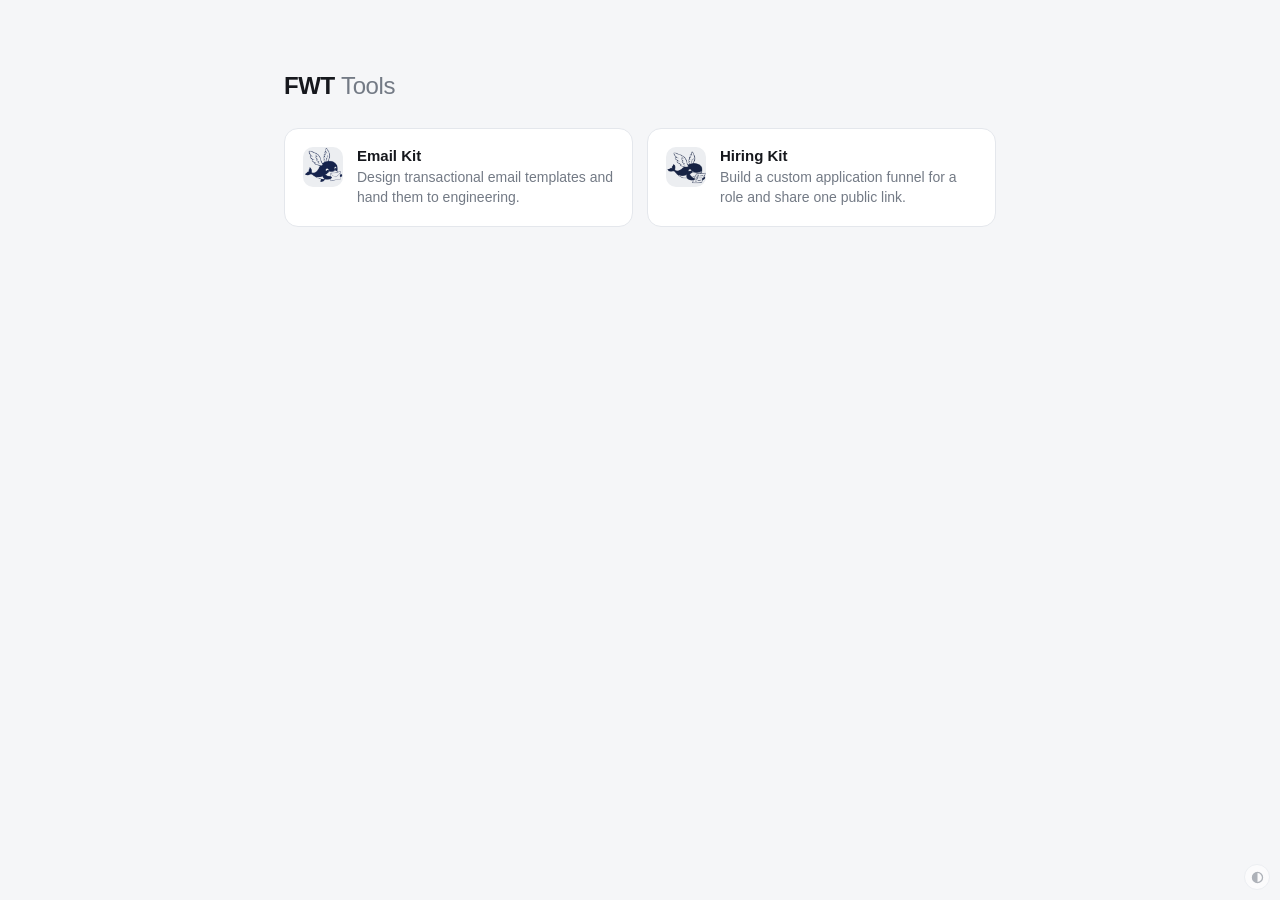
<file: index.html>
<!DOCTYPE html>
<html lang="en">
<head>
<meta charset="utf-8">
<meta name="viewport" content="width=device-width, initial-scale=1">
<title>FWT Tools</title>
<link rel="icon" type="image/svg+xml" href="public/logo.svg">
<link rel="stylesheet" href="shared/tokens.css">
<script src="shared/theme.js"></script>
<style>
    * { box-sizing: border-box; }
    body {
        margin: 0; min-height: 100vh; font-family: var(--sans); font-size: 14px;
        background: var(--bg); color: var(--ink);
    }
    main { max-width: 760px; margin: 0 auto; padding: 72px 24px; }
    h1 { margin: 0 0 28px; font-size: 24px; letter-spacing: -0.4px; }
    h1 span { color: var(--muted); font-weight: 400; }
    .sub { margin: 0 0 32px; color: var(--muted); }
    .tiles { display: grid; grid-template-columns: repeat(auto-fill, minmax(280px, 1fr)); gap: 14px; }
    .tile {
        display: flex; gap: 14px; align-items: flex-start; padding: 18px;
        background: var(--panel); border: 1px solid var(--line); border-radius: 14px;
        color: inherit; text-decoration: none;
    }
    a.tile:hover, a.tile:focus-visible { border-color: var(--accent); outline: none; }
    .tile.soon { opacity: .6; }
    .mark {
        width: 40px; height: 40px; flex-shrink: 0; border-radius: 10px;
        object-fit: contain; display: flex; align-items: center; justify-content: center;
        background: var(--accent-soft); font-weight: 700; font-size: 17px; color: var(--ink);
    }
    .tile b { display: block; font-size: 15px; margin-bottom: 3px; }
    .tile p { margin: 0; color: var(--muted); line-height: 1.45; }
    .badge {
        display: inline-block; margin-left: 6px; padding: 0 7px; border-radius: 100px;
        font-size: 10px; font-weight: 700; letter-spacing: .5px; text-transform: uppercase;
        line-height: 16px; color: var(--muted); border: 1px solid var(--line);
        vertical-align: 1px;
    }
</style>
</head>
<body>
<main>
    <h1>FWT <span>Tools</span></h1>
    <div class="tiles" id="tiles"></div>
    <noscript><p><a href="apps/email/">Open the Email Kit</a></p></noscript>
</main>

<script src="shared/apps.js"></script>
<script>
    /* Before this was a launcher the root was the email composer, so a bookmark
     * like /#/t/<id> may still be out there. Anything carrying a route goes
     * straight to the email tool with the hash intact. */
    if (/^#\//.test(location.hash)) {
        location.replace('apps/email/' + location.hash);
    }

    function esc(s) {
        return String(s).replace(/&/g, '&amp;').replace(/</g, '&lt;')
            .replace(/>/g, '&gt;').replace(/"/g, '&quot;').replace(/'/g, '&#39;');
    }

    document.getElementById('tiles').innerHTML = APPS.map(function (app) {
        var mark = app.icon
            ? '<img class="mark" src="' + esc(app.icon) + '" alt="" width="40" height="40">'
            : '<span class="mark" aria-hidden="true">' + esc(app.name.charAt(0)) + '</span>';
        var body = '<div><b>' + esc(app.name) +
            (app.soon ? '<span class="badge">Soon</span>' : '') + '</b>' +
            '<p>' + esc(app.desc) + '</p></div>';
        return app.soon
            ? '<div class="tile soon" aria-disabled="true">' + mark + body + '</div>'
            : '<a class="tile" href="' + esc(app.href) + '">' + mark + body + '</a>';
    }).join('');
</script>
</body>
</html>
</file>
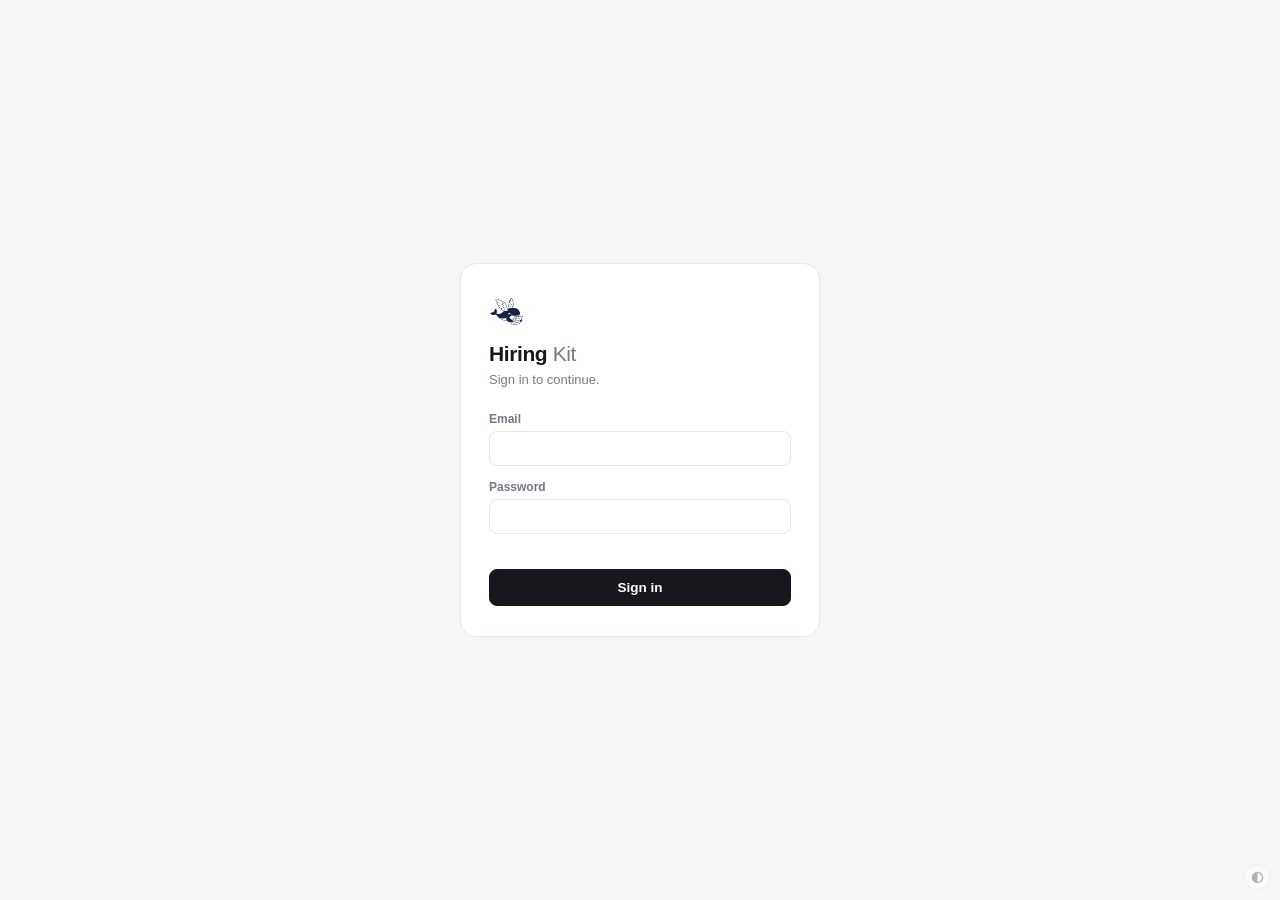
<file: apps/hiring/index.html>
<!DOCTYPE html>
<html lang="en">
<head>
<meta charset="utf-8">
<meta name="viewport" content="width=device-width, initial-scale=1">
<title>Hiring Kit</title>
<link rel="icon" type="image/png" href="../../public/icon_hiring.png">
<link rel="apple-touch-icon" href="../../public/icon_hiring.png">
<link rel="stylesheet" href="../../shared/tokens.css">
<link rel="stylesheet" href="../../shared/ui.css">
<script src="../../shared/theme.js"></script>
<style>
    body { overflow: hidden; }

    /* ---------------------------------------------------------- shared bits */
    .field { display: grid; gap: 6px; min-width: 0; }
    .field > label {
        display: flex; align-items: center; font-size: 12.5px; font-weight: 600; color: var(--muted);
    }
    .field > label .opt { font-weight: 400; margin-left: 5px; }
    .field input:not([type="checkbox"]), .field select { width: 100%; }
    .two { display: grid; grid-template-columns: 1fr 1fr; gap: 14px; }
    button.ghost { border-color: transparent; background: none; color: var(--muted); }
    button.ghost:hover { background: var(--accent-soft); color: var(--accent); border-color: transparent; }
    button.danger { border-color: transparent; background: none; color: #b91c1c; }
    button.danger:hover { background: #fdf1f1; color: #b91c1c; border-color: transparent; }
    .head-actions { display: flex; align-items: center; gap: 8px; }

    /* ----------------------------------------------------------- roles list */
    .count b { font-weight: 600; }
    .count span { color: var(--muted); }
    td.rowacts { white-space: nowrap; text-align: right; }

    /* ----------------------------------------------------------- role editor */
    .editor { max-width: 720px; margin: 0 auto; display: grid; gap: 28px; }
    .card {
        background: var(--panel); border: 1px solid var(--line); border-radius: 14px;
        padding: 22px; display: grid; gap: 16px;
    }
    input.title { font-size: 17px; font-weight: 600; padding: 10px 12px; }
    .bad { border-color: #b91c1c !important; }

    .sectionhead { display: flex; align-items: center; gap: 4px; margin-bottom: 12px; }
    .sectionhead h2 { margin: 0; font-size: 16px; letter-spacing: -0.2px; }
    .sectionhead .tip { margin-left: 8px; }

    .steps { display: grid; gap: 10px; }
    .stepcard { background: var(--panel); border: 1px solid var(--line); border-radius: 14px; }
    .stephead { display: flex; align-items: center; gap: 12px; padding: 12px 14px; cursor: pointer; border-radius: 14px; }
    .stephead .grip { margin: -4px -6px -4px -6px; }
    .stephead:hover { background: var(--accent-soft); }
    .stepcard.open .stephead { cursor: default; border-bottom-left-radius: 0; border-bottom-right-radius: 0; }
    .stepcard.open .stephead:hover { background: none; }
    .num {
        width: 26px; height: 26px; flex-shrink: 0; border-radius: 50%;
        background: var(--accent-soft); color: var(--ink);
        display: flex; align-items: center; justify-content: center; font-size: 12px; font-weight: 700;
    }
    .stepcard.open .num { background: var(--accent); color: var(--on-accent); }
    .stephead .name { flex: 1; min-width: 0; font-weight: 600; font-size: 14.5px; overflow: hidden; text-overflow: ellipsis; white-space: nowrap; }
    .stephead .name.empty { color: var(--muted); font-weight: 400; }
    .stephead input { flex: 1; min-width: 0; font-weight: 600; }
    .tools { display: flex; align-items: center; flex-shrink: 0; }
    .chev { color: var(--muted); transition: transform .15s; line-height: 0; }
    .chev svg { width: 15px; height: 15px; fill: none; stroke: currentColor; stroke-width: 1.6; stroke-linecap: round; stroke-linejoin: round; }
    .stepcard.open .chev { transform: rotate(180deg); }
    .stepbody { padding: 16px 16px 18px; display: grid; gap: 16px; border-top: 1px solid var(--line); }

    /* The step's settings, as an iOS-style group: one row per setting, a switch on
       the right, and what the switch reveals underneath. No overflow:hidden, or
       the tooltips would be clipped. */
    .settings { border: 1px solid var(--line); border-radius: 12px; }
    .srow + .srow { border-top: 1px solid var(--line); }
    .shead {
        display: flex; align-items: center; gap: 2px; padding: 11px 14px; cursor: pointer;
        font-size: 13.5px; font-weight: 600; user-select: none;
    }
    .sbody { padding: 0 14px 14px; display: grid; gap: 10px; justify-items: start; }
    .timebox { display: flex; align-items: center; gap: 8px; }
    .timebox input { width: 92px !important; }
    .sbody .field.intro { width: 100%; }
    video.brief { width: 100%; max-width: 360px; border-radius: 10px; background: #000; display: block; }

    .qhead { display: flex; align-items: center; gap: 4px; }
    .qhead h3 { margin: 0; font-size: 12.5px; font-weight: 600; color: var(--muted); }
    .qlist { display: grid; }
    .q { display: grid; gap: 8px; padding: 10px 0; border-top: 1px solid var(--line); background: var(--panel); }
    .q:first-child { border-top: 0; padding-top: 4px; }
    /* Lifted while dragging: it needs a face of its own over the rows it crosses. */
    .q.sort-lift { border-radius: 10px; border-top-color: transparent; padding-left: 8px; padding-right: 8px; margin: 0 -8px; }
    .qtop { display: flex; align-items: center; gap: 8px; }
    .qtop .grip { margin-left: -6px; }
    .addq {
        width: 100%; margin-top: 8px; text-align: left; padding: 9px 12px; border-radius: 10px;
        border: 1px dashed var(--line); background: none; color: var(--muted); font-size: 13px;
    }
    .addq:hover { border-style: solid; border-color: var(--accent); color: var(--ink); }
    .qtop input[type="text"] { flex: 1; min-width: 0; }
    .qtop select { width: 150px; flex-shrink: 0; }
    .req { display: flex; align-items: center; gap: 6px; font-size: 12.5px; color: var(--muted); white-space: nowrap; cursor: pointer; }
    .q textarea { font-size: 13px; }
    .q .hintrow { padding-right: 4px; }

    /* ------------------------------------------------------- applicant dialog */
    dialog.big { width: 900px; max-width: 94vw; }
    .dgrid { display: grid; grid-template-columns: 1fr 280px; max-height: 68vh; }
    .dmain { overflow-y: auto; padding: 20px 22px; display: grid; gap: 22px; align-content: start; }
    .dside {
        overflow-y: auto; padding: 20px; display: grid; gap: 16px; align-content: start;
        background: var(--bg); border-left: 1px solid var(--line);
    }
    .dfoot { display: flex; align-items: center; justify-content: space-between; padding: 12px 16px; border-top: 1px solid var(--line); }
    .ans { display: grid; gap: 14px; }
    .ans h4 { margin: 0; font-size: 13px; display: flex; align-items: center; gap: 8px; }
    .ans h4 .n { color: var(--muted); font-weight: 600; }
    .qa .q-l { font-size: 12px; font-weight: 600; color: var(--muted); margin-bottom: 4px; }
    .qa .q-a p { margin: 0 0 8px; line-height: 1.55; font-size: 14px; }
    .qa .q-a p:last-child { margin-bottom: 0; }
    .none { color: var(--muted); font-size: 13.5px; }
    .filebtn {
        display: inline-flex; align-items: center; gap: 8px; padding: 6px 11px; border-radius: 9px;
        border: 1px solid var(--line); background: var(--panel); font-size: 13px; color: var(--ink);
    }
    .filebtn svg { width: 14px; height: 14px; fill: none; stroke: currentColor; stroke-width: 1.5; stroke-linecap: round; stroke-linejoin: round; }
    .filebtn small { color: var(--muted); font-size: 12px; }
    video.answervid { width: 100%; max-width: 480px; border-radius: 10px; background: #000; display: block; }
    .timer-row { display: flex; align-items: center; justify-content: space-between; gap: 8px; }
    .timer-row .tt { min-width: 0; font-size: 13px; font-weight: 600; }
    .timers { display: grid; gap: 10px; }
    .timers > .lbl { font-size: 12.5px; font-weight: 600; color: var(--muted); display: flex; align-items: center; }
    button.sm { padding: 4px 9px; font-size: 12px; }

    .filters { display: flex; margin: 0 0 16px; overflow-x: auto; }

    /* ------------------------------------------------------------- role tabs */
    /* The screens of one role, under its app bar: the funnel, finding people,
       swiping, contacting them, and the people who applied. */
    .roletabs {
        display: flex; gap: 2px; padding: 0 22px; background: var(--panel);
        border-bottom: 1px solid var(--line); flex-shrink: 0; overflow-x: auto;
    }
    .roletabs button {
        border: 0; border-radius: 0; background: none; padding: 10px 12px 9px; font-size: 13px;
        color: var(--muted); border-bottom: 2px solid transparent; white-space: nowrap;
    }
    .roletabs button:hover { color: var(--ink); border-color: transparent; border-bottom-color: var(--line); }
    .roletabs button.on { color: var(--ink); font-weight: 600; border-bottom-color: var(--ink); }
    .roletabs .ct { margin-left: 6px; font-size: 11.5px; color: var(--muted); font-variant-numeric: tabular-nums; }

    /* ------------------------------------------------------------- sourcing */
    .card > h2 { margin: 0; font-size: 15px; letter-spacing: -0.2px; display: flex; align-items: center; gap: 8px; }
    .card > h2 .spacer { flex: 1; }
    .card .lead { margin: -8px 0 0; font-size: 13px; color: var(--muted); line-height: 1.55; }
    .switchrow { display: flex; align-items: center; gap: 12px; }
    .switchrow .t b { display: block; font-size: 14px; }
    .switchrow .t small { display: block; font-size: 12.5px; color: var(--muted); margin-top: 2px; }
    .note {
        font-size: 12.5px; line-height: 1.5; color: var(--muted); padding: 9px 12px;
        border-radius: 9px; background: var(--bg);
    }
    .note.warn { color: var(--approved); background: var(--approved-soft); }
    .rows { display: grid; gap: 8px; }
    .rowline { display: flex; align-items: center; gap: 8px; }
    .rowline input[type="text"], .rowline input[type="url"] { flex: 1; min-width: 0; }
    .rowline input[type="number"] { width: 74px; flex-shrink: 0; }
    .rowline select { width: 110px; flex-shrink: 0; }
    .rowline .pct { font-size: 12.5px; color: var(--muted); margin-left: -4px; }
    .crit { display: grid; gap: 6px; padding: 10px 0; border-top: 1px solid var(--line); }
    .crit:first-child { border-top: 0; padding-top: 0; }
    .crit .hint { font-size: 12.5px; }
    .total { font-size: 12.5px; color: var(--muted); }
    .total.bad { color: #b91c1c; border: 0 !important; }
    .checks { display: grid; gap: 8px; }
    .checks label { display: flex; align-items: center; gap: 8px; font-size: 13.5px; cursor: pointer; }
    .estimate { font-size: 13px; color: var(--muted); }
    .estimate b { color: var(--ink); font-weight: 600; }

    /* ----------------------------------------------------------- swipe card */
    /* One card on a stack, made for a phone first: the work, who they are, how
       they match, and two ways out. Everything else is in a sheet. */
    .swipebody { display: flex; flex-direction: column; align-items: center; padding: 18px 16px 48px; }
    .deckbar, .deck, .swipeacts, .whystrip { width: 100%; max-width: 400px; }
    .deckbar { display: flex; align-items: center; gap: 8px; margin-bottom: 12px; min-height: 30px; }
    .deckbar .count { font-size: 13px; color: var(--muted); }
    .deckbar .count b { color: var(--ink); font-size: 15px; font-variant-numeric: tabular-nums; }
    .deck { position: relative; }
    /* The edge of the next card, peeking out underneath. */
    .deck:has(.pcard)::before {
        content: ''; position: absolute; left: 14px; right: 14px; bottom: -8px; height: 40px;
        border-radius: 20px; background: var(--panel); border: 1px solid var(--line); opacity: .7;
    }
    .pcard {
        position: relative; z-index: 1; background: var(--panel); border: 1px solid var(--line); border-radius: 20px;
        overflow: hidden; touch-action: pan-y; user-select: none; -webkit-user-select: none; cursor: grab;
        box-shadow: 0 8px 28px rgba(0, 0, 0, .07);
    }
    .pcard.drag { cursor: grabbing; }
    .pcard.settle { transition: transform .25s cubic-bezier(.2, .8, .2, 1); }
    .pcard.fly { transition: transform .26s ease-in, opacity .26s ease-in; }
    .hero { position: relative; aspect-ratio: 4 / 3; background: var(--bg); }
    .hero > img { width: 100%; height: 100%; object-fit: cover; object-position: top; display: block; pointer-events: none; }
    .hero .noshot { height: 100%; display: flex; align-items: center; justify-content: center; font-size: 44px; font-weight: 600; color: var(--muted); }
    .dots { position: absolute; top: 9px; left: 12px; right: 12px; display: flex; gap: 4px; }
    .dots span { flex: 1; height: 3px; border-radius: 2px; background: rgba(255, 255, 255, .55); box-shadow: 0 0 2px rgba(0, 0, 0, .25); }
    .dots span.on { background: #fff; }
    .stamp {
        position: absolute; top: 24px; padding: 4px 12px; border: 3px solid; border-radius: 10px; background: var(--panel);
        font-size: 19px; font-weight: 800; letter-spacing: .5px; text-transform: uppercase; opacity: 0; pointer-events: none;
    }
    .stamp.yes { left: 18px; color: var(--live); border-color: var(--live); transform: rotate(-12deg); }
    .stamp.no { right: 18px; color: #b91c1c; border-color: #b91c1c; transform: rotate(12deg); }
    .pbody { padding: 16px 18px 18px; display: grid; gap: 14px; }
    .phead { display: flex; align-items: center; gap: 12px; }
    .avatar {
        width: 44px; height: 44px; border-radius: 50%; flex-shrink: 0; object-fit: cover;
        background: var(--accent-soft); color: var(--ink); display: flex; align-items: center; justify-content: center;
        font-size: 15px; font-weight: 600;
    }
    .avatar.big { width: 112px; height: 112px; }
    .phead .who { flex: 1; min-width: 0; }
    .phead .who b { display: block; font-size: 18px; letter-spacing: -0.3px; }
    .phead .who span { display: block; font-size: 13px; color: var(--muted); margin-top: 1px; }
    .match { text-align: center; flex-shrink: 0; }
    .match b { display: block; font-size: 24px; font-weight: 700; letter-spacing: -0.5px; font-variant-numeric: tabular-nums; }
    .match small { font-size: 11px; color: var(--muted); }
    .match.hi b { color: var(--live); }
    .match.lo b { color: var(--approved); }
    .summary {
        margin: 0; font-size: 14px; line-height: 1.55; display: -webkit-box; -webkit-line-clamp: 3;
        -webkit-box-orient: vertical; overflow: hidden;
    }
    .minibars {
        display: grid; gap: 7px; width: 100%; padding: 10px 12px; border: 0; border-radius: 12px;
        background: var(--bg); text-align: left; cursor: pointer;
    }
    .minibars:hover { border: 0; background: var(--accent-soft); color: var(--ink); }
    .minibar { display: grid; grid-template-columns: minmax(0, 1fr) 76px; align-items: center; gap: 10px; font-size: 12.5px; color: var(--muted); }
    .minibar > span:first-child { overflow: hidden; text-overflow: ellipsis; white-space: nowrap; }
    .track { height: 6px; border-radius: 4px; background: var(--accent-soft); overflow: hidden; display: block; }
    .minibars .track { background: var(--line); }
    .fill { height: 100%; border-radius: 4px; background: var(--ink); display: block; }
    .fill.hi { background: var(--live); }
    .fill.lo { background: var(--approved); }
    .pbtns { display: flex; gap: 8px; }
    .pbtns a, .pbtns button {
        flex: 1; text-align: center; padding: 10px; border-radius: 10px; font-size: 14px; font-weight: 600;
        text-decoration: none; border: 1px solid var(--line); background: var(--panel); color: var(--ink);
    }
    .pbtns .main { border-color: var(--accent); }
    .pbtns a:hover, .pbtns button:hover { background: var(--accent-soft); color: var(--ink); }
    .swipeacts { display: flex; justify-content: center; align-items: center; gap: 22px; margin-top: 22px; }
    .round {
        width: 60px; height: 60px; padding: 0; border-radius: 50%; display: inline-flex; align-items: center; justify-content: center;
        background: var(--panel); border: 1px solid var(--line); box-shadow: 0 4px 14px rgba(0, 0, 0, .08);
    }
    .round svg { width: 26px; height: 26px; fill: none; stroke: currentColor; stroke-width: 2.2; stroke-linecap: round; stroke-linejoin: round; }
    .round.no { color: #b91c1c; }
    .round.yes { color: var(--live); }
    .round.later { width: 46px; height: 46px; color: var(--muted); }
    .round.later svg { width: 20px; height: 20px; stroke-width: 1.8; }
    .round:hover { border-color: currentColor; }
    .round.no:hover { color: #b91c1c; } .round.yes:hover { color: var(--live); } .round.later:hover { color: var(--ink); }
    .whystrip { margin-top: 18px; }
    .why { padding: 12px 14px; border-radius: 14px; background: var(--panel); border: 1px solid var(--line); display: grid; gap: 10px; font-size: 13px; }
    .whyhead { display: flex; align-items: center; justify-content: space-between; gap: 8px; }
    .why .chips button { border-radius: 100px; padding: 4px 11px; font-size: 12.5px; }
    .why .chips button.on { background: var(--accent); border-color: var(--accent); color: var(--on-accent); }
    .why kbd { margin-left: 5px; font: 10.5px var(--mono); opacity: .6; }

    /* The portfolio, live, in a big sheet: the first look without leaving the
       stack. Some sites refuse to be shown inside another page; the button in
       the header opens them in a tab instead. */
    dialog.site { width: min(1240px, 94vw); max-width: 94vw; height: 90vh; max-height: 90vh; }
    dialog.site[open] { display: flex; flex-direction: column; }
    .site .modal-head { flex-shrink: 0; }
    .site .host { font-size: 12.5px; color: var(--muted); overflow: hidden; text-overflow: ellipsis; white-space: nowrap; min-width: 0; }
    .site .hint { font-size: 12px; color: var(--muted); white-space: nowrap; }
    .sitebtn {
        flex-shrink: 0; font-size: 13px; padding: 6px 12px; border-radius: 8px; border: 1px solid var(--line);
        color: var(--ink); text-decoration: none; white-space: nowrap;
    }
    .sitebtn:hover { border-color: var(--accent); }
    .sitebody { flex: 1; position: relative; background: var(--bg); }
    .sitebody iframe { position: absolute; inset: 0; width: 100%; height: 100%; border: 0; background: #fff; }
    .sitefoot { flex-shrink: 0; display: flex; justify-content: center; align-items: center; gap: 18px; padding: 10px; border-top: 1px solid var(--line); }
    .sitefoot .round { width: 48px; height: 48px; box-shadow: none; }
    .sitefoot .round svg { width: 22px; height: 22px; }
    .sitefoot .round.later { width: 40px; height: 40px; }
    .sitefoot .round.later svg { width: 18px; height: 18px; }

    /* A laptop screen is short: a wider picture keeps the buttons in view. */
    @media (max-height: 940px) { .hero { aspect-ratio: 16 / 9; } }

    /* The sheet: from the bottom on a phone, a dialog on a computer. */
    dialog.sheet { width: 520px; max-width: 94vw; }
    .sheetbody { padding: 16px 18px 24px; display: grid; gap: 20px; max-height: 76vh; overflow-y: auto; }
    .sec > .lbl { font-size: 11.5px; font-weight: 600; color: var(--muted); margin-bottom: 8px; }
    .sec p { margin: 0; font-size: 14px; line-height: 1.6; }
    .roles { margin-top: 10px; font-size: 13px; }
    .roles div { display: flex; justify-content: space-between; gap: 10px; padding: 7px 0; border-top: 1px solid var(--line); }
    .roles div:last-child { border-bottom: 1px solid var(--line); }
    .roles span { color: var(--muted); white-space: nowrap; }
    .musts { display: grid; gap: 8px; }
    .musts > div { display: flex; gap: 10px; align-items: flex-start; font-size: 13px; }
    .musts b { font-weight: 500; display: block; }
    .musts small { display: block; color: var(--muted); font-size: 12px; margin-top: 1px; }
    .bars { display: grid; gap: 12px; }
    .bar .top { display: grid; grid-template-columns: minmax(0, 1fr) 100px 22px; align-items: center; gap: 10px; font-size: 13px; }
    .bar .top b { text-align: right; font-variant-numeric: tabular-nums; }
    .bar .ev { font-size: 12px; color: var(--muted); margin-top: 3px; line-height: 1.45; }
    .bar .ev a { color: var(--muted); }
    .weak { font-size: 13px; padding: 9px 12px; border-radius: 9px; color: var(--approved); background: var(--approved-soft); }
    .workshots { display: grid; gap: 12px; }
    .workshots figure { margin: 0; }
    .workshots img { width: 100%; border-radius: 10px; border: 1px solid var(--line); display: block; }
    .workshots figcaption { font-size: 12px; color: var(--muted); margin-top: 5px; }
    .plinks { display: flex; gap: 8px; flex-wrap: wrap; }
    .plinks a {
        flex: 1; text-align: center; padding: 7px 10px; font-size: 12.5px; border-radius: 8px;
        background: var(--bg); color: var(--ink); text-decoration: none; white-space: nowrap;
    }
    .plinks a:hover { background: var(--accent-soft); }

    /* --------------------------------------------------------------- outreach */
    .msgbox { font-size: 13.5px; line-height: 1.55; }
    .linkrow { display: flex; gap: 8px; align-items: center; }
    .linkrow input { flex: 1; min-width: 0; font-family: var(--mono); font-size: 12px; }

    @media (max-width: 760px) {
        .two { grid-template-columns: 1fr; }
        .dgrid { grid-template-columns: 1fr; max-height: 72vh; overflow-y: auto; }
        .dside { border-left: 0; border-top: 1px solid var(--line); }
        /* On a phone the lists keep the columns that matter and drop the rest. */
        #jobList table.tbl, #appList table.tbl { min-width: 0; }
        #jobList th:nth-child(5), #jobList td:nth-child(5),
        #appList th:nth-child(n+4), #appList td:nth-child(n+4) { display: none; }
        .tbl th, .tbl td { padding-left: 14px !important; padding-right: 14px !important; }
        table.tbl td.sm { white-space: normal; }
        table.tbl td.sm .chip { margin: 4px 0 0 0 !important; display: flex; width: max-content; }
        /* The question gets a full line of its own; the controls sit under it. */
        .qtop { flex-wrap: wrap; }
        .qtop input[type="text"] { flex: 1 1 calc(100% - 44px); }
        .qtop select { flex: 1 1 auto; width: auto; min-width: 0; }
        .qtop .tools { margin-left: auto; }
        .roletabs { padding: 0 10px; }
        .swipebody { padding: 12px 12px 40px; }
        /* Shorter picture and summary, so the card and its buttons fit on one screen. */
        .hero { aspect-ratio: 16 / 9; }
        .summary { -webkit-line-clamp: 2; }
        .pbody { gap: 12px; padding: 14px 16px 16px; }
        .swipeacts { margin-top: 16px; }
        /* Floats over the bottom of the screen for a few seconds after a pass,
           where a thumb can reach it, instead of below the fold. */
        .whystrip { position: fixed; left: 10px; right: 10px; bottom: max(10px, env(safe-area-inset-bottom)); width: auto; max-width: none; margin: 0; z-index: 30; }
        .why { box-shadow: 0 10px 30px rgba(0, 0, 0, .18); }
        .bar .top { grid-template-columns: minmax(0, 1fr) 72px 22px; }
        .why kbd { display: none; }
        dialog.sheet {
            width: 100vw; max-width: 100vw; margin: auto 0 0; border-radius: 18px 18px 0 0; border-bottom: 0;
            max-height: 88vh;
        }
        .sheetbody { max-height: calc(88vh - 52px); padding-bottom: max(24px, env(safe-area-inset-bottom)); }
        dialog.site { width: 100vw; max-width: 100vw; height: 94vh; max-height: 94vh; margin: auto 0 0; border-radius: 18px 18px 0 0; border-bottom: 0; }
        .site .host, .site .hint { display: none; }
        .sitefoot { padding-bottom: max(10px, env(safe-area-inset-bottom)); }
        #outList th:nth-child(n+3), #outList td:nth-child(n+3) { display: none; }
        #outList table.tbl { min-width: 0; }
    }
</style>
</head>
<body>

<!-- ================================================================ LOGIN -->
<section class="view center" id="viewLogin">
    <form class="loginbox" id="loginForm">
        <img class="mark" src="../../public/icon_hiring.png" alt="" width="34" height="34">
        <h1>Hiring <span>Kit</span></h1>
        <p class="sub">Sign in to continue.</p>
        <div class="row">
            <label for="loginEmail">Email</label>
            <input type="email" id="loginEmail" autocomplete="username" required autofocus>
        </div>
        <div class="row">
            <label for="loginPass">Password</label>
            <input type="password" id="loginPass" autocomplete="current-password" required>
        </div>
        <div class="err" id="loginErr"></div>
        <button class="primary" type="submit" id="loginGo">Sign in</button>
    </form>
</section>

<!-- ================================================================= JOBS -->
<section class="view" id="viewJobs">
    <div class="apphead">
        <div class="brand">
            <img class="mark" src="../../public/icon_hiring.png" alt="" width="22" height="22">
            Hiring <span>Kit</span>
        </div>
        <div class="spacer"></div>
        <a class="navicon" href="#/settings" title="Settings" aria-label="Settings">
            <svg viewBox="0 0 16 16" aria-hidden="true"><circle cx="8" cy="8" r="2.1"/><path d="M8 1.9v1.7M8 12.4v1.7M14.1 8h-1.7M3.6 8H1.9M12.3 3.7l-1.2 1.2M4.9 11.1l-1.2 1.2M12.3 12.3l-1.2-1.2M4.9 4.9 3.7 3.7"/></svg>
        </a>
        <a class="navicon" href="../../" title="All tools" aria-label="All tools">
            <svg viewBox="0 0 16 16" aria-hidden="true"><rect x="2.2" y="2.2" width="4.4" height="4.4" rx="1"/><rect x="9.4" y="2.2" width="4.4" height="4.4" rx="1"/><rect x="2.2" y="9.4" width="4.4" height="4.4" rx="1"/><rect x="9.4" y="9.4" width="4.4" height="4.4" rx="1"/></svg>
        </a>
        <button class="navicon" type="button" id="btnSignOut" title="Sign out" aria-label="Sign out">
            <svg viewBox="0 0 16 16" aria-hidden="true"><path d="M6.2 13.8H3.4a.9.9 0 0 1-.9-.9V3.1a.9.9 0 0 1 .9-.9h2.8"/><path d="M10.4 11.2 13.6 8l-3.2-3.2"/><path d="M13.6 8H6.4"/></svg>
        </button>
    </div>
    <div class="body"><div class="inner">
        <div class="pagehead">
            <h1>Roles</h1>
            <div class="spacer"></div>
            <button class="primary" type="button" id="btnNewJob">New role</button>
        </div>
        <div id="jobList"><div class="blank">Loading…</div></div>
    </div></div>
</section>

<!-- ============================================================ JOB EDITOR -->
<section class="view" id="viewJob">
    <div class="apphead">
        <button class="back" id="btnJobBack" title="Back to roles" aria-label="Back to roles">←</button>
        <div class="brand" id="jobTitleBar">New role</div>
        <div class="spacer"></div>
        <div class="head-actions">
            <button type="button" id="btnCopyLink">Copy link</button>
            <button type="button" id="btnJobPreview">Preview</button>
            <button class="primary" type="button" id="btnJobSave">Save</button>
        </div>
    </div>
    <nav class="roletabs" data-tabs="role" aria-label="This role"></nav>
    <div class="body"><div class="editor">

        <div class="card">
            <div class="field">
                <label for="jTitle">Title</label>
                <input type="text" class="title" id="jTitle" placeholder="Product Designer" maxlength="120">
            </div>
            <div class="two">
                <div class="field">
                    <label for="jTeam">Team</label>
                    <input type="text" id="jTeam" placeholder="Design" maxlength="60">
                </div>
                <div class="field">
                    <label for="jStatus">Status</label>
                    <select id="jStatus">
                        <option value="draft">Draft</option>
                        <option value="open">Open</option>
                        <option value="closed">Closed</option>
                    </select>
                </div>
            </div>
            <div class="field">
                <label for="jSlug" id="lblSlug">Link name</label>
                <input type="text" id="jSlug" placeholder="product-designer" maxlength="60" autocomplete="off" spellcheck="false">
            </div>
            <div class="field">
                <label for="jSummary">Summary <span class="opt">optional</span></label>
                <input type="text" id="jSummary" placeholder="One line shown under the title" maxlength="200">
            </div>
            <div class="field">
                <label for="jDescription" id="lblDesc">Description</label>
                <textarea id="jDescription" rows="6" placeholder="What the role is, what you will do, what you are looking for."></textarea>
            </div>
        </div>

        <div>
            <div class="sectionhead" id="stepsHead">
                <h2>Steps</h2>
                <div class="spacer"></div>
                <button type="button" id="btnAddStep">Add step</button>
            </div>
            <div class="steps" id="stepList"></div>
        </div>

    </div></div>
</section>

<!-- ========================================================== APPLICANTS -->
<section class="view" id="viewApplicants">
    <div class="apphead">
        <button class="back" id="btnAppBack" title="Back to roles" aria-label="Back to roles">←</button>
        <div class="brand" id="appTitleBar">Applicants</div>
        <div class="spacer"></div>
    </div>
    <nav class="roletabs" data-tabs="applicants" aria-label="This role"></nav>
    <div class="body"><div class="inner">
        <div class="filters" id="appFilters"></div>
        <div id="appList"><div class="blank">Loading…</div></div>
    </div></div>
</section>

<!-- ============================================================ SOURCING -->
<!-- How a role finds people: what a good match is, where to look, what the card
     shows and who acts on it. Saved per role. -->
<section class="view" id="viewSourcing">
    <div class="apphead">
        <button class="back" data-back title="Back to roles" aria-label="Back to roles">←</button>
        <div class="brand" data-title>Sourcing</div>
        <div class="spacer"></div>
        <button class="primary" type="button" id="btnSrcSave">Save</button>
    </div>
    <nav class="roletabs" data-tabs="sourcing" aria-label="This role"></nav>
    <div class="body"><div class="editor" id="srcEditor"><div class="blank">Loading…</div></div></div>
</section>

<!-- =============================================================== SWIPE -->
<section class="view" id="viewSwipe">
    <div class="apphead">
        <button class="back" data-back title="Back to roles" aria-label="Back to roles">←</button>
        <div class="brand" data-title>Swipe</div>
        <div class="spacer"></div>
    </div>
    <nav class="roletabs" data-tabs="swipe" aria-label="This role"></nav>
    <div class="body swipebody">
        <div class="deckbar" id="swipeBar"></div>
        <div class="deck" id="swipeDeck"><div class="blank">Loading…</div></div>
        <div class="swipeacts" id="swipeActs"></div>
        <div class="whystrip" id="swipeWhy" aria-live="polite"></div>
    </div>
</section>

<!-- ============================================================ OUTREACH -->
<section class="view" id="viewOutreach">
    <div class="apphead">
        <button class="back" data-back title="Back to roles" aria-label="Back to roles">←</button>
        <div class="brand" data-title>Outreach</div>
        <div class="spacer"></div>
    </div>
    <nav class="roletabs" data-tabs="outreach" aria-label="This role"></nav>
    <div class="body"><div class="inner">
        <div class="filters" id="outFilters"></div>
        <div id="outList"><div class="blank">Loading…</div></div>
    </div></div>
</section>

<!-- ============================================================ SETTINGS -->
<section class="view" id="viewSettings">
    <div class="apphead">
        <button class="back" data-back title="Back to roles" aria-label="Back to roles">←</button>
        <div class="brand">Settings</div>
        <div class="spacer"></div>
        <button class="primary" type="button" id="btnSetSave">Save</button>
    </div>
    <div class="body"><div class="editor" id="setEditor"><div class="blank">Loading…</div></div></div>
</section>

<!-- One sourced person's outreach: the message, their link, and where it stands. -->
<dialog id="dlgOutreach" class="wide">
    <div class="modal-head">
        <strong id="oName"></strong>
        <span class="muted" id="oHeadline" style="font-size:12.5px"></span>
        <div class="spacer"></div>
        <button type="button" class="iconbtn" id="oClose" aria-label="Close">
            <svg viewBox="0 0 16 16" aria-hidden="true"><path d="M4 4l8 8M12 4l-8 8"/></svg>
        </button>
    </div>
    <div class="dlg-form" style="gap:16px">
        <div class="plinks" id="oLinks" style="margin:0"></div>
        <div class="field">
            <label for="oMessage" id="lblOMessage">Message</label>
            <textarea id="oMessage" class="msgbox" rows="10" maxlength="5000"></textarea>
        </div>
        <div class="field">
            <label for="oLink" id="lblOLink">Their personal link</label>
            <div class="linkrow">
                <input type="text" id="oLink" readonly>
                <button type="button" id="oCopyLink">Copy</button>
            </div>
        </div>
        <div class="chips" id="oStatus"></div>
    </div>
    <div class="dfoot">
        <div class="head-actions">
            <button type="button" id="oCopy">Copy message</button>
            <button type="button" id="oSaveMsg">Save message</button>
        </div>
        <div class="head-actions" id="oActs"></div>
    </div>
</dialog>

<!-- Whatever the swipe card leaves out: the scores with their evidence, or
     everything else about the person. -->
<!-- Their portfolio, live, with the same three choices as the card. -->
<dialog id="dlgSite" class="site">
    <div class="modal-head">
        <strong id="siteName" tabindex="-1" autofocus style="outline:none"></strong>
        <span class="host" id="siteHost"></span>
        <div class="spacer"></div>
        <span class="hint">Blank? Some sites block previews.</span>
        <a class="sitebtn" id="siteOpen" href="#" target="_blank" rel="noopener noreferrer">Open in new tab</a>
        <button type="button" class="iconbtn" id="siteClose" aria-label="Close">
            <svg viewBox="0 0 16 16" aria-hidden="true"><path d="M4 4l8 8M12 4l-8 8"/></svg>
        </button>
    </div>
    <div class="sitebody">
        <iframe id="siteFrame" title="Portfolio" referrerpolicy="no-referrer"
                sandbox="allow-scripts allow-same-origin allow-popups allow-popups-to-escape-sandbox allow-forms"></iframe>
    </div>
    <div class="sitefoot" id="siteFoot"></div>
</dialog>

<dialog id="dlgSheet" class="sheet">
    <div class="modal-head">
        <strong id="sheetTitle" tabindex="-1" autofocus style="outline:none"></strong>
        <div class="spacer"></div>
        <button type="button" class="iconbtn" id="sheetClose" aria-label="Close">
            <svg viewBox="0 0 16 16" aria-hidden="true"><path d="M4 4l8 8M12 4l-8 8"/></svg>
        </button>
    </div>
    <div class="sheetbody" id="sheetBody"></div>
</dialog>

<!-- A single applicant: what they said on the left, what only staff decide on the right. -->
<dialog id="dlgApplicant" class="big">
    <div class="modal-head">
        <strong id="dlgAppName" tabindex="-1" autofocus style="outline:none"></strong>
        <span class="muted" id="dlgAppEmail" style="font-size:12.5px"></span>
        <div class="spacer"></div>
        <button type="button" class="iconbtn" id="dlgAppClose" aria-label="Close">
            <svg viewBox="0 0 16 16" aria-hidden="true"><path d="M4 4l8 8M12 4l-8 8"/></svg>
        </button>
    </div>
    <div class="dgrid">
        <div class="dmain" id="dAnswers"></div>
        <aside class="dside">
            <div class="field">
                <label for="dStatus">Status</label>
                <select id="dStatus"></select>
            </div>
            <div class="field">
                <label for="dInterview">Interview</label>
                <input type="datetime-local" id="dInterview">
            </div>
            <div class="field">
                <label for="dNotes" id="lblNotes">Notes</label>
                <textarea id="dNotes" rows="4"></textarea>
            </div>
            <div id="dTimers"></div>
        </aside>
    </div>
    <div class="dfoot">
        <button type="button" class="danger" id="dDelete">Delete</button>
        <button type="button" class="primary" id="dSave">Save</button>
    </div>
</dialog>

<input type="file" id="briefPicker" accept="video/mp4,video/quicktime,video/webm,.mp4,.mov,.webm" style="display:none">

<script src="../../shared/config.js"></script>
<script src="../../shared/backend.js"></script>
<script src="../../shared/ui.js"></script>
<script src="api.js"></script>
<script src="app.js"></script>
<script src="sourcing.js"></script>
</body>
</html>
</file>
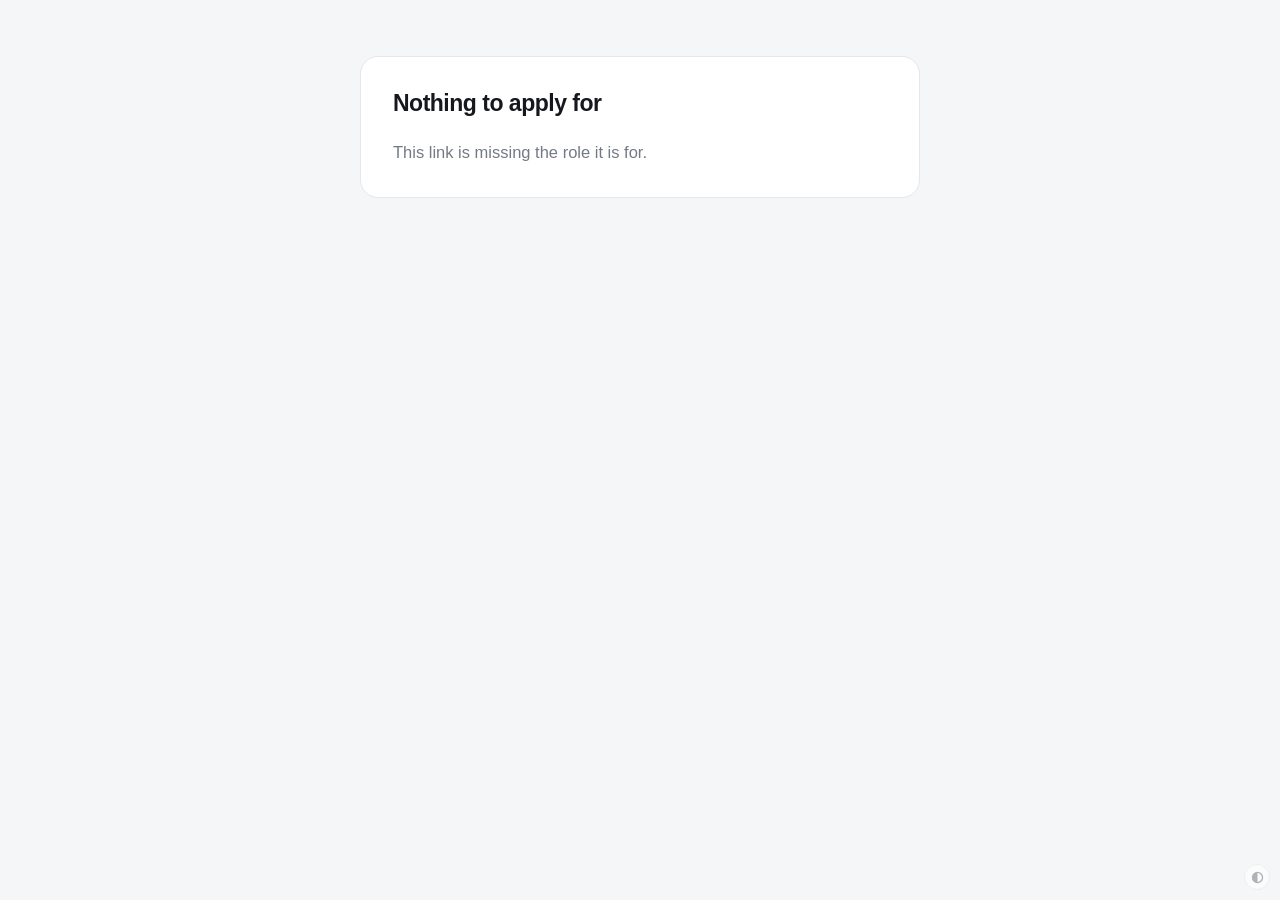
<file: apps/hiring/apply.html>
<!DOCTYPE html>
<html lang="en">
<head>
<meta charset="utf-8">
<meta name="viewport" content="width=device-width, initial-scale=1">
<title>Apply</title>
<meta name="robots" content="noindex">
<link rel="icon" type="image/png" href="../../public/icon_hiring.png">
<link rel="apple-touch-icon" href="../../public/icon_hiring.png">
<link rel="stylesheet" href="../../shared/tokens.css">
<link rel="stylesheet" href="../../shared/ui.css">
<script src="../../shared/theme.js"></script>
<style>
    /* The public page. One calm column; nothing that looks like an internal tool,
       because applicants are guests. */
    body { height: auto; min-height: 100%; }
    .wrap { max-width: 600px; margin: 0 auto; padding: 56px 20px 96px; }
    .card {
        background: var(--panel); border: 1px solid var(--line); border-radius: 18px;
        padding: 32px; display: grid; gap: 22px;
    }
    h1 { margin: 0; font-size: 30px; letter-spacing: -0.7px; line-height: 1.15; }
    h2 { margin: 0; font-size: 23px; letter-spacing: -0.5px; line-height: 1.25; }
    h1:focus, h2:focus { outline: none; }
    .eyebrow { font-size: 12px; font-weight: 700; text-transform: uppercase; letter-spacing: .8px; color: var(--muted); margin-bottom: 10px; }
    .lead { font-size: 16.5px; line-height: 1.55; color: var(--muted); margin: 0; }
    .prose p { margin: 0 0 12px; line-height: 1.65; font-size: 15.5px; }
    .prose p:last-child { margin-bottom: 0; }
    .rule { border: 0; border-top: 1px solid var(--line); width: 100%; margin: 0; }

    .form { display: grid; gap: 18px; }
    .field { display: grid; gap: 7px; }
    .field > label, .field > legend { display: flex; align-items: center; font-size: 13.5px; font-weight: 600; padding: 0; }
    .field .optional { color: var(--muted); font-weight: 400; margin-left: 6px; }
    .field input[type="text"], .field input[type="email"], .field textarea { width: 100%; font-size: 15.5px; padding: 11px 13px; border-radius: 10px; }
    fieldset.field { border: 0; margin: 0; min-width: 0; padding: 0; }
    .choices { display: grid; gap: 8px; }
    .choice { display: flex; align-items: flex-start; gap: 10px; padding: 11px 13px; border: 1px solid var(--line);
              border-radius: 10px; cursor: pointer; font-size: 15px; line-height: 1.4; }
    .choice:hover { border-color: var(--accent); }
    .choice input { margin-top: 3px; }

    /* The file chooser: the browser's own button, restyled to match, with what was
       picked (or already uploaded) shown beside it. */
    .upload { display: flex; align-items: center; gap: 12px; flex-wrap: wrap; }
    .upload input[type="file"] { font: inherit; font-size: 13.5px; color: var(--muted); max-width: 100%; }
    .upload input[type="file"]::file-selector-button {
        font: inherit; font-size: 13.5px; padding: 8px 14px; margin-right: 10px; border-radius: 9px;
        border: 1px solid var(--line); background: var(--panel); color: var(--ink); cursor: pointer;
    }
    .upload input[type="file"]::file-selector-button:hover { border-color: var(--accent); }
    .have { font-size: 13px; color: var(--live); }

    .top { display: grid; gap: 10px; }
    .top .lbl { display: flex; align-items: center; font-size: 12.5px; color: var(--muted); }
    .bar { height: 4px; background: var(--accent-soft); border-radius: 4px; overflow: hidden; }
    .bar i { display: block; height: 100%; background: var(--accent); transition: width .2s; }

    .timer {
        display: flex; align-items: baseline; justify-content: space-between; gap: 12px;
        padding: 11px 16px; border-radius: 12px; background: var(--accent-soft); font-size: 13px; color: var(--muted);
    }
    .timer b { font-size: 19px; color: var(--ink); font-variant-numeric: tabular-nums; letter-spacing: -0.3px; }
    .timer.urgent { background: var(--approved-soft); color: var(--approved); }
    .timer.urgent b { color: var(--approved); }
    .timer.late { background: #fdf1f1; color: #b91c1c; }
    .timer.late b { color: #b91c1c; }

    /* The start gate: the one thing a person needs to know, large. */
    .gate { text-align: center; padding: 26px 16px; border: 1px solid var(--line); border-radius: 14px; background: var(--bg); display: grid; gap: 6px; }
    .gate .big { font-size: 34px; font-weight: 700; letter-spacing: -1px; line-height: 1.1; }
    .gate .sub { font-size: 14.5px; color: var(--muted); line-height: 1.5; }

    video.brief { width: 100%; border-radius: 14px; background: #000; display: block; max-height: 70vh; }
    .actions { display: flex; justify-content: space-between; align-items: center; gap: 10px; }
    .actions .right { margin-left: auto; }
    button.primary { padding: 11px 22px; font-size: 15px; border-radius: 10px; }
    button.back-btn { border-color: transparent; background: none; color: var(--muted); }
    button.back-btn:hover { background: var(--accent-soft); color: var(--accent); border-color: transparent; }
    .banner { padding: 9px 14px; border-radius: 10px; font-size: 13px; margin-bottom: 14px;
              background: var(--approved-soft); border: 1px solid var(--approved-line); color: var(--approved); }
    .err { min-height: 0; font-size: 14px; }
    .err:empty { display: none; }
    @media (max-width: 520px) { .wrap { padding: 20px 12px 64px; } .card { padding: 22px 18px; } h1 { font-size: 26px; } }
</style>
</head>
<body>
<main class="wrap" id="root" aria-live="polite">
    <div class="card"><p class="lead">Loading\u2026</p></div>
</main>

<script src="../../shared/config.js"></script>
<script src="../../shared/backend.js"></script>
<script src="../../shared/ui.js"></script>
<script src="api.js"></script>
<script>
/* The applicant's side of a hiring funnel.
 *
 * Everything here talks to Supabase as the anonymous role (see HiringApi). An
 * applicant has no account: after they give a name and email they hold a token
 * in this page's address, and that token is the only thing that lets them save
 * answers. Losing the link loses the way back in, which is why the funnel tells
 * them to keep it.
 *
 * ?preview=1 lets a signed-in member of staff walk a funnel that is still a
 * draft. Nothing is written in that mode.
 */

var esc = UI.esc;
var root = document.getElementById('root');

var params = new URLSearchParams(location.search);
var SLUG = params.get('job') || '';
var PREVIEW = params.get('preview') === '1' && Backend.isSignedIn();
/* Set when someone we went looking for opens the personal link we sent them.
 * Passed along when they start, so their application joins up with that. */
var REF = /^[0-9a-f]{8}-[0-9a-f]{4}-[0-9a-f]{4}-[0-9a-f]{4}-[0-9a-f]{12}$/i.test(params.get('ref') || '') ? params.get('ref') : '';
var TOKEN_KEY = 'fwt-hiring-token:' + SLUG;
var UUID = /^[0-9a-f]{8}-[0-9a-f]{4}-[0-9a-f]{4}-[0-9a-f]{4}-[0-9a-f]{12}$/i;

var JOB = null, STEPS = [], TOKEN = '', NAME = '';
var ANSWERS = {};     /* step id -> { field id -> value } */
var IDX = 0;
var STARTS = {};      /* step id -> { started_at, deadline_at } for the clocks that are running */
var SKEW = 0;         /* server time minus this computer's, so the countdown uses the server's clock */
var BUSY = false;     /* true while an upload or save is in flight */
var TICK = null;      /* the countdown interval, cleared whenever the screen changes */

function setTitle(t) { document.title = t; }

function shell(inner) {
    if (TICK) { clearInterval(TICK); TICK = null; }
    root.innerHTML = (PREVIEW ? '<div class="banner">Preview. You are seeing this as an applicant would. Nothing here is saved.</div>' : '') +
        '<div class="card">' + inner + '</div>';
    var h = root.querySelector('h1, h2');
    if (h) { h.setAttribute('tabindex', '-1'); h.focus({ preventScroll: true }); }
    window.scrollTo(0, 0);
}

function message(title, body) {
    setTitle(title);
    shell('<h2>' + esc(title) + '</h2><p class="lead">' + esc(body) + '</p>');
}

/* ------------------------------------------------------------------ token */

function readToken() {
    if (PREVIEW) return '';
    var h = location.hash.slice(1);
    if (UUID.test(h)) return h;
    try {
        var s = localStorage.getItem(TOKEN_KEY);
        if (s && UUID.test(s)) return s;
    } catch (e) {}
    return '';
}

function keepToken(t) {
    TOKEN = t;
    try { localStorage.setItem(TOKEN_KEY, t); } catch (e) {}
    /* In the address too, so the link survives clearing site data or opening it
     * on another device. */
    history.replaceState(null, '', location.pathname + location.search + '#' + t);
}

function forgetToken() {
    TOKEN = '';
    try { localStorage.removeItem(TOKEN_KEY); } catch (e) {}
    history.replaceState(null, '', location.pathname + location.search);
}

/* ------------------------------------------------------------------- boot */

function boot() {
    if (!SLUG) { message('Nothing to apply for', 'This link is missing the role it is for.'); return; }

    var getJob = PREVIEW ? HiringApi.previewJob : HiringApi.publicJob;
    /* The public gets an outline: timed steps arrive without their content, which
     * is only released when the applicant starts the clock. Staff previewing read
     * the table and so see everything. */
    var getSteps = PREVIEW ? function (id) { return HiringApi.previewSteps(id); }
                           : function () { return HiringApi.outline(SLUG); };

    getJob(SLUG).then(function (job) {
        if (!job) { return null; }
        JOB = job;
        return getSteps(job.id).then(function (steps) { STEPS = steps; return job; });
    }).then(function (job) {
        if (!job) {
            message('This position is not open', 'It may have been filled, or the link may be wrong. If you were partway through an application, ask the person who sent you the link.');
            return;
        }
        setTitle(JOB.title + (JOB.team ? ' · ' + JOB.team : ''));
        var t = readToken();
        if (!t) { showIntro(); return; }
        return HiringApi.progress(t).then(function (p) {
            if (p.job !== JOB.slug) { forgetToken(); showIntro(); return; }
            TOKEN = t; NAME = p.name; ANSWERS = p.answers || {};
            STARTS = p.starts || {};
            if (p.now) SKEW = Date.parse(p.now) - Date.now();
            /* Asked again on every return visit, so an email that failed to go
             * the first time gets another chance. One that already went is not
             * sent twice; the function answers "already". */
            HiringApi.notify(t, p.status === 'in_progress' ? 'started' : 'submitted');
            if (p.status !== 'in_progress') { showDone(); return; }
            IDX = firstUnanswered();
            showStep();
        }).catch(function () { forgetToken(); showIntro(); });
    }).catch(function (ex) {
        message('Something went wrong', 'We could not load this page. Please try again in a moment.');
    });
}

function firstUnanswered() {
    for (var i = 0; i < STEPS.length; i++) if (!ANSWERS[STEPS[i].id]) return i;
    return Math.max(0, STEPS.length - 1);
}

/* ------------------------------------------------------------------ timing */

function hoursText(h) {
    return h >= 48 && h % 24 === 0 ? h + ' hours (' + (h / 24) + ' days)' : h + ' hour' + (h === 1 ? '' : 's');
}

/* Milliseconds left on a running clock, by the server's time. */
function remaining(stepId) {
    var st = STARTS[stepId];
    return st ? Date.parse(st.deadline_at) - (Date.now() + SKEW) : null;
}

function clockText(ms) {
    var t = Math.max(0, Math.floor(ms / 1000));
    var d = Math.floor(t / 86400), h = Math.floor((t % 86400) / 3600), m = Math.floor((t % 3600) / 60), s = t % 60;
    function p(n) { return ('0' + n).slice(-2); }
    return (d ? d + 'd ' : '') + p(h) + ':' + p(m) + ':' + p(s);
}

/* ------------------------------------------------------------------ intro */

function showIntro() {
    var ready = STEPS.length > 0;
    shell(
        '<div>' +
            (JOB.team ? '<div class="eyebrow">' + esc(JOB.team) + '</div>' : '') +
            '<h1>' + esc(JOB.title) + '</h1>' +
        '</div>' +
        (JOB.summary ? '<p class="lead">' + esc(JOB.summary) + '</p>' : '') +
        (JOB.description ? '<div class="prose">' + UI.paras(JOB.description) + '</div>' : '') +
        '<hr class="rule">' +
        (ready
            ? '<form id="startForm" class="form" novalidate>' +
                '<div class="field"><label for="aName">Your name</label>' +
                    '<input type="text" id="aName" autocomplete="name" maxlength="200" required></div>' +
                '<div class="field"><label for="aEmail">Email</label>' +
                    '<input type="email" id="aEmail" autocomplete="email" maxlength="254" required></div>' +
                '<div class="err" id="startErr" role="alert"></div>' +
                '<div><button class="primary" type="submit" id="startGo">Start application</button></div>' +
              '</form>'
            : '<p class="lead">This application is not ready yet. Please check back soon.</p>')
    );
    var form = document.getElementById('startForm');
    if (!form) return;
    form.addEventListener('submit', function (e) {
        e.preventDefault();
        var name = document.getElementById('aName').value.trim();
        var email = document.getElementById('aEmail').value.trim();
        var err = document.getElementById('startErr');
        if (!name) { err.textContent = 'Please enter your name.'; return; }
        if (!/^[^@\s]+@[^@\s]+\.[^@\s]+$/.test(email)) { err.textContent = 'Please enter a valid email address.'; return; }
        err.textContent = '';
        NAME = name;

        if (PREVIEW) { IDX = 0; showStep(); return; }

        var btn = document.getElementById('startGo');
        btn.disabled = true; btn.textContent = 'Starting\u2026';
        HiringApi.apply(SLUG, name, email, REF).then(function (token) {
            keepToken(token);
            /* Their personal link, by email. Not waited for: the application
             * carries on whether or not it arrives. */
            HiringApi.notify(token, 'started');
            ANSWERS = {}; IDX = 0;
            showStep();
        }).catch(function (ex) {
            err.textContent = ex.message;
            btn.disabled = false; btn.textContent = 'Start application';
        });
    });
}

/* ------------------------------------------------------------------ steps */

function videoHtml(url) {
    /* A video a member of staff uploaded, so it is an https address by
     * construction; anything else is not drawn. */
    return url && HiringApi.isHttps(url)
        ? '<video class="brief" controls preload="metadata" playsinline src="' + esc(url) + '"></video>'
        : '';
}

/* One question. Anything that explains rather than asks (the staff's help text,
 * what file types are allowed) is behind the i beside the label. */
function fieldInput(f, i, saved) {
    var id = 'fld' + i;
    var optional = f.required ? '' : '<span class="optional">optional</span>';
    var isFile = f.type === 'file' || f.type === 'video';
    var vid = f.type === 'video';

    var notes = [];
    if (f.hint) notes.push(f.hint);
    if (isFile) {
        notes.push((vid ? 'MP4, MOV or WebM' : 'PDF, Word, TXT, ZIP or an image') + ', up to ' +
            HiringApi.maxMb(vid ? 'video' : 'file') + ' MB.');
        if (vid && STEPS[IDX] && STEPS[IDX].time_limit_hours) {
            notes.push('A video can take a few minutes to upload, so start it with time to spare.');
        }
    }
    var tip = notes.length ? UI.tip(notes.join(' ')) : '';
    var head = esc(f.label) + optional + tip;

    if (f.type === 'choice') {
        return '<fieldset class="field"><legend>' + head + '</legend><div class="choices">' +
            (f.options || []).map(function (o) {
                return '<label class="choice"><input type="radio" name="' + id + '" value="' + esc(o) + '"' +
                    (saved === o ? ' checked' : '') + '> <span>' + esc(o) + '</span></label>';
            }).join('') + '</div></fieldset>';
    }
    if (f.type === 'longtext') {
        return '<div class="field"><label for="' + id + '">' + head + '</label>' +
            '<textarea id="' + id + '" rows="6" maxlength="10000">' + esc(saved || '') + '</textarea></div>';
    }
    if (isFile) {
        return '<div class="field"><label for="' + id + '">' + head + '</label><div class="upload">' +
            '<input type="file" id="' + id + '" accept="' + esc(HiringApi.acceptAttr(vid ? 'video' : 'file')) + '">' +
            (saved && saved.name ? '<span class="have">\u2713 ' + esc(saved.name) + ' uploaded</span>' : '') +
            '</div></div>';
    }
    var isLink = f.type === 'url' || f.type === 'github';
    var ph = f.type === 'github' ? 'github.com/name/project' : isLink ? 'example.com' : '';
    /* type="text", not "url": a url input makes the browser demand a scheme, and
     * google.com is a perfectly good answer. inputmode still brings up the URL
     * keyboard on a phone. */
    return '<div class="field"><label for="' + id + '">' + head + '</label>' +
        '<input type="text" id="' + id + '" maxlength="' + (isLink ? 500 : 300) + '"' +
        (isLink ? ' inputmode="url" autocapitalize="off" autocorrect="off" spellcheck="false"' : '') +
        (ph ? ' placeholder="' + esc(ph) + '"' : '') + ' value="' + esc(saved || '') + '"></div>';
}

/* A step needs deciding on before it can be drawn: a timed one is behind a gate
 * until the clock is started, and after that its content has to be fetched,
 * because the outline left it out. */
function showStep() {
    var s = STEPS[IDX];
    if (!s.time_limit_hours) { renderStep(); return; }

    var left = remaining(s.id);
    if (left === null) { showGate(s); return; }           /* never started */
    if (left <= 0 && !ANSWERS[s.id]) { showExpired(s); return; }

    if (s.fields_loaded || PREVIEW) { renderStep(); return; }
    shell('<p class="lead">Loading\u2026</p>');
    HiringApi.openStep(TOKEN, s.id, false).then(function (c) {
        mergeContent(s, c);
        renderStep();
    }).catch(function (ex) { message('Something went wrong', ex.message); });
}

function mergeContent(s, c) {
    s.body = c.body; s.video_url = c.video_url; s.fields = c.fields || [];
    s.fields_loaded = true;
    if (c.deadline_at) STARTS[s.id] = { started_at: c.started_at, deadline_at: c.deadline_at };
    if (c.now) SKEW = Date.parse(c.now) - Date.now();
}

function progressHtml() {
    var pct = Math.round((IDX / STEPS.length) * 100);
    return '<div class="top"><div class="lbl">Step ' + (IDX + 1) + ' of ' + STEPS.length +
        (PREVIEW ? '' : UI.tip('Your progress is saved. To come back later, keep this page\u2019s address.')) + '</div>' +
        '<div class="bar" role="progressbar" aria-valuemin="0" aria-valuemax="100" aria-valuenow="' + pct + '"><i style="width:' + pct + '%"></i></div></div>';
}

/* Shown before a timed step is started. Nothing about the step is revealed except
 * its title and how long it allows. */
function showGate(s) {
    shell(progressHtml() +
        '<h2>' + esc(s.title) + '</h2>' +
        /* The staff's own words for this moment: what is coming, what to have
         * ready. Released with the outline, so it can be read before starting. */
        (s.intro ? '<div class="prose">' + UI.paras(s.intro) + '</div>' : '') +
        '<div class="gate"><div class="big">' + hoursText(s.time_limit_hours).replace(/ \(.*\)/, '') + '</div>' +
            '<div class="sub">to complete this step, counting from the moment you start.<br>' +
            'The clock cannot be paused.' + UI.tip('Nothing about this step is shown until you start. Once time runs out you will not be able to submit it. Start when you are ready to work on it.') + '</div></div>' +
        '<div class="actions">' +
            (canGoBack() ? '<button type="button" class="back-btn" id="btnBack">Back</button>' : '') +
            '<button class="primary right" type="button" id="btnStart">Start</button>' +
        '</div>');

    var back = document.getElementById('btnBack');
    if (back) back.addEventListener('click', function () { IDX--; showStep(); });
    document.getElementById('btnStart').addEventListener('click', function () {
        var btn = this;
        btn.disabled = true; btn.textContent = 'Starting\u2026';
        if (PREVIEW) {
            /* Simulated: staff see the timed screen without any real clock. */
            STARTS[s.id] = { started_at: new Date().toISOString(),
                             deadline_at: new Date(Date.now() + SKEW + s.time_limit_hours * 3600000).toISOString() };
            renderStep(); return;
        }
        HiringApi.openStep(TOKEN, s.id, true).then(function (c) {
            mergeContent(s, c);
            renderStep();
        }).catch(function (ex) {
            message('We could not start this step', ex.message);
        });
    });
}

function showExpired(s) {
    setTitle('Time is up');
    shell(progressHtml() +
        '<h2>Time is up for \u201c' + esc(s.title) + '\u201d</h2>' +
        '<p class="lead">The ' + hoursText(s.time_limit_hours) + ' for this step have passed, so it can no longer be submitted. ' +
        'If something went wrong on your side, contact the person who sent you this link.</p>');
}

/* Back only goes to steps that can still be edited. A timed step is a one-shot:
 * once it is sent, the answer stands. */
function canGoBack() {
    return IDX > 0 && !STEPS[IDX - 1].time_limit_hours;
}

function renderStep() {
    var s = STEPS[IDX], saved = ANSWERS[s.id] || {};
    var last = IDX === STEPS.length - 1;
    var timed = !!s.time_limit_hours;

    shell(
        progressHtml() +
        (timed ? '<div class="timer" id="timer" role="timer"><span>Time left</span><b id="timeLeft"></b></div>' : '') +
        '<h2>' + esc(s.title) + '</h2>' +
        (s.body ? '<div class="prose">' + UI.paras(s.body) + '</div>' : '') +
        videoHtml(s.video_url) +
        '<form id="stepForm" class="form" novalidate>' +
            (s.fields || []).map(function (f, i) { return fieldInput(f, i, saved[f.id]); }).join('') +
            '<div class="err" id="stepErr" role="alert"></div>' +
            '<div class="actions">' +
                (canGoBack() ? '<button type="button" class="back-btn" id="btnBack">Back</button>' : '') +
                '<button class="primary right" type="submit" id="btnNext">' + (last ? 'Submit' : (timed ? 'Send it back' : 'Continue')) + '</button>' +
            '</div>' +
        '</form>'
    );

    document.getElementById('stepForm').addEventListener('submit', function (e) {
        e.preventDefault();
        submitStep(s, saved, last);
    });
    var back = document.getElementById('btnBack');
    if (back) back.addEventListener('click', function () { IDX--; showStep(); });

    if (timed) startCountdown(s);
}

/* Counts down against the server's clock. When it reaches zero the step is closed
 * on screen; the database enforces the same deadline regardless of this page. */
function startCountdown(s) {
    var box = document.getElementById('timer'), out = document.getElementById('timeLeft');
    function tick() {
        var ms = remaining(s.id);
        /* A running upload is allowed to finish: the database gives a couple of
         * minutes' grace for exactly that. Anything else at zero is closed. */
        if (ms <= 0 && !BUSY) { showExpired(s); return; }
        out.textContent = clockText(Math.max(0, ms));
        box.classList.toggle('urgent', ms < 3600000 && ms > 0);
        box.classList.toggle('late', ms <= 0);
    }
    tick();
    TICK = setInterval(tick, 1000);
}

function submitStep(step, saved, last) {
    var err = document.getElementById('stepErr'), btn = document.getElementById('btnNext');
    var answers = {}, uploads = [];
    err.textContent = '';

    for (var i = 0; i < step.fields.length; i++) {
        var f = step.fields[i], id = 'fld' + i, v;
        if (f.type === 'choice') {
            var picked = document.querySelector('input[name="' + id + '"]:checked');
            v = picked ? picked.value : '';
        } else if (f.type === 'file' || f.type === 'video') {
            var input = document.getElementById(id), file = input.files && input.files[0];
            var kind = f.type === 'video' ? 'video' : 'applicant';
            if (file) {
                var bad = Backend.checkFile(file, kind);
                if (bad) { err.textContent = f.label + ': ' + bad; input.focus(); return; }
                uploads.push({ field: f, file: file, kind: kind });
                v = { name: file.name, size: file.size };   /* path filled in after upload */
            } else {
                v = saved[f.id] || '';
            }
        } else {
            v = document.getElementById(id).value.trim();
            var linkProblem = (f.type === 'url' || f.type === 'github') ? HiringApi.checkLink(f.type, v) : '';
            if (linkProblem) {
                err.textContent = f.label + ': ' + linkProblem;
                document.getElementById(id).focus();
                return;
            }
            /* Stored with a scheme, so it opens as written wherever it is shown. */
            if (v && (f.type === 'url' || f.type === 'github')) v = HiringApi.linkHref(v);
        }
        if (f.required && (v === '' || v === undefined)) {
            err.textContent = 'Please answer: ' + f.label;
            var focusEl = document.getElementById(id) || document.querySelector('input[name="' + id + '"]');
            if (focusEl) focusEl.focus();
            return;
        }
        if (v !== '' && v !== undefined) answers[f.id] = v;
    }

    btn.disabled = true; btn.textContent = last ? 'Submitting…' : 'Saving…';
    function reset() { btn.disabled = false; btn.textContent = last ? 'Submit' : (step.time_limit_hours ? 'Send it back' : 'Continue'); }

    /* Files first, one at a time, so a failure names the file that caused it. */
    BUSY = true;
    var chain = Promise.resolve();
    uploads.forEach(function (u) {
        chain = chain.then(function () {
            if (PREVIEW) { answers[u.field.id] = { path: 'preview', name: u.file.name, size: u.file.size }; return; }
            btn.textContent = 'Uploading ' + u.file.name + '…';
            return HiringApi.uploadApplicantFile(TOKEN, u.file, u.kind, function (done, total) {
                btn.textContent = 'Uploading ' + u.file.name + ' ' + Math.round(done / total * 100) + '%';
            }).then(function (path) {
                answers[u.field.id] = { path: path, name: u.file.name, size: u.file.size };
                btn.textContent = last ? 'Submitting…' : 'Saving…';
            });
        });
    });

    chain.then(function () {
        if (PREVIEW) return last ? 'submitted' : 'in_progress';
        return HiringApi.saveStep(TOKEN, step.id, answers);
    }).then(function (status) {
        BUSY = false;
        ANSWERS[step.id] = answers;
        if (status === 'submitted') {
            if (!PREVIEW) HiringApi.notify(TOKEN, 'submitted');
            showDone();
            return;
        }
        IDX = Math.min(IDX + 1, STEPS.length - 1);
        showStep();
    }).catch(function (ex) {
        BUSY = false;
        if (/Time is up/i.test(ex.message)) { showExpired(step); return; }
        /* A setup problem on our side, not something the applicant can fix. */
        err.textContent = /bucket not found/i.test(ex.message)
            ? 'Uploads are not available right now. Please try again later, or contact the person who sent you this link.'
            : ex.message;
        reset();
    });
}

/* ------------------------------------------------------------------- done */

function showDone() {
    setTitle('Application received');
    shell(
        '<h2>Thank you' + (NAME ? ', ' + esc(NAME.split(' ')[0]) : '') + '</h2>' +
        '<p class="lead">' + (PREVIEW
            ? 'That was the last step. In a real application this is where the applicant is told it was received.'
            : 'We have your application for ' + esc(JOB.title) + '. If it looks like a fit, we will be in touch by email to arrange an interview.') + '</p>'
    );
}

boot();
</script>
</body>
</html>
</file>
<file: shared/tokens.css>
/* Design tokens for every tool's own interface (not the emails they produce).
 *
 * No brand colour. The accent is simply ink, so the UI is greyscale and the only
 * colour on screen belongs to the thing being built, or to a status (live,
 * approved, error, success). --on-accent is whatever sits legibly on top of
 * --accent, which inverts in dark mode.
 *
 * A tool that needs more tokens adds them in its own stylesheet rather than
 * here, so this file stays the part every tool agrees on. */
:root {
    --bg: #f5f6f8; --panel: #ffffff; --ink: #16181d; --muted: #737a85;
    --line: #e4e7ec; --accent: #16181d; --accent-soft: #eceef1;
    --on-accent: #ffffff;
    --live: #15803d; --live-soft: #f0f7f2; --live-line: #c2e2cc;
    --approved: #a16207; --approved-soft: #fff8e8; --approved-line: #f2d59c;
    --mono: ui-monospace, SFMono-Regular, Menlo, Consolas, monospace;
    --sans: -apple-system, BlinkMacSystemFont, "Segoe UI", Roboto, Helvetica, Arial, sans-serif;
}
@media (prefers-color-scheme: dark) {
    :root {
        --bg: #14161a; --panel: #1c1f25; --ink: #e8eaed; --muted: #99a0aa;
        --line: #2c3037; --accent: #e8eaed; --accent-soft: #2a2f37;
        --on-accent: #14161a;
        --live: #57c98a; --live-soft: #18271e; --live-line: #2f4a39;
        --approved: #f3bd62; --approved-soft: #302611; --approved-line: #5b4825;
    }
}

/* A visitor's own choice, set by shared/theme.js and remembered in
 * localStorage. The attribute selector outranks the media query above on
 * specificity alone, so picking Light or Dark here wins over whatever the
 * operating system prefers; leaving the choice at "Auto" removes the
 * attribute and falls back to the media query exactly as before. */
:root[data-theme="dark"] {
    --bg: #14161a; --panel: #1c1f25; --ink: #e8eaed; --muted: #99a0aa;
    --line: #2c3037; --accent: #e8eaed; --accent-soft: #2a2f37;
    --on-accent: #14161a;
    --live: #57c98a; --live-soft: #18271e; --live-line: #2f4a39;
    --approved: #f3bd62; --approved-soft: #302611; --approved-line: #5b4825;
}
:root[data-theme="light"] {
    --bg: #f5f6f8; --panel: #ffffff; --ink: #16181d; --muted: #737a85;
    --line: #e4e7ec; --accent: #16181d; --accent-soft: #eceef1;
    --on-accent: #ffffff;
    --live: #15803d; --live-soft: #f0f7f2; --live-line: #c2e2cc;
    --approved: #a16207; --approved-soft: #fff8e8; --approved-line: #f2d59c;
}

/* ---------------------------------------------------------- theme toggle */
/* Built by shared/theme.js on every page, not written into any one of them,
 * so it cannot drift between tools. One small icon button, not a bar — the
 * page underneath it is the point, this just sits quietly in the corner.
 * Click cycles Light -> Dark -> Auto; the icon and title say which. */
#fwtTheme {
    position: fixed; z-index: 40; right: 10px; bottom: 10px;
    width: 26px; height: 26px; padding: 0; border-radius: 50%;
    display: inline-flex; align-items: center; justify-content: center;
    background: var(--panel); border: 1px solid var(--line); color: var(--muted);
    cursor: pointer; opacity: .55; transition: opacity .15s;
}
#fwtTheme:hover { opacity: 1; color: var(--ink); border-color: var(--accent); }
#fwtTheme svg {
    width: 13px; height: 13px; display: block; fill: none; stroke: currentColor;
    stroke-width: 1.6; stroke-linecap: round; stroke-linejoin: round;
}
</file>
<file: shared/ui.css>
/* Interface primitives shared by the tools: form controls, buttons, the app bar,
 * tables, dialogs and toasts. Needs tokens.css.
 *
 * The email tool still carries its own copy of most of this inline. It was
 * lifted from there, and the email page can move onto this file when someone is
 * ready to check it visually; until then the two are meant to look identical. */

* { box-sizing: border-box; }
html, body { height: 100%; }
body { margin: 0; font-family: var(--sans); background: var(--bg); color: var(--ink); font-size: 14px; }

select, textarea, input[type="text"], input[type="email"], input[type="password"],
input[type="number"], input[type="search"], input[type="url"], input[type="datetime-local"] {
    font: inherit; font-size: 13.5px; padding: 7px 10px; border: 1px solid var(--line);
    border-radius: 8px; background: var(--panel); color: var(--ink); max-width: 100%;
}
textarea { width: 100%; resize: vertical; line-height: 1.5; }
select:focus, input:focus, textarea:focus { outline: 2px solid var(--accent); outline-offset: -1px; }
button {
    font: inherit; font-size: 13.5px; padding: 7px 13px; border-radius: 8px;
    border: 1px solid var(--line); background: var(--panel); color: var(--ink); cursor: pointer;
}
button:hover { border-color: var(--accent); color: var(--accent); }
button.primary { background: var(--accent); border-color: var(--accent); color: var(--on-accent); font-weight: 600; }
button.primary:hover { opacity: .9; color: var(--on-accent); }
button.primary.danger { background: #b91c1c; border-color: #b91c1c; color: #fff; }
button.primary.danger:hover { color: #fff; }
button:disabled { opacity: .5; cursor: default; }
button:disabled:hover { border-color: var(--line); color: var(--ink); }
.linkbtn {
    border: 0; background: none; padding: 0; font-size: 12.5px; color: var(--accent);
    cursor: pointer; text-decoration: underline; text-underline-offset: 2px;
}
.linkbtn:hover { border: 0; }
.spacer { flex: 1; }
.err { color: #b91c1c; font-size: 12.5px; min-height: 17px; }
.muted { color: var(--muted); }

.view { display: none; height: 100%; }
.view.on { display: flex; flex-direction: column; }

/* ---------------------------------------------------------------- login */
.view.center { align-items: center; justify-content: center; }
.loginbox {
    width: 360px; max-width: 92vw; background: var(--panel);
    border: 1px solid var(--line); border-radius: 16px; padding: 30px 28px;
}
.loginbox .mark { width: 34px; height: 34px; display: block; object-fit: contain; margin: 0 0 14px; }
.loginbox h1 { margin: 0 0 4px; font-size: 21px; letter-spacing: -0.4px; }
.loginbox h1 span { color: var(--muted); font-weight: 400; }
.loginbox p.sub { margin: 0 0 22px; font-size: 13px; color: var(--muted); line-height: 1.55; }
.loginbox .row { display: grid; gap: 5px; margin-bottom: 14px; }
.loginbox label { font-size: 12px; font-weight: 600; color: var(--muted); }
.loginbox input { max-width: none; width: 100%; padding: 9px 11px; }
.loginbox button[type="submit"] { width: 100%; padding: 10px; margin-top: 4px; }

/* ------------------------------------------------------------ app chrome */
.apphead {
    display: flex; align-items: center; gap: 12px; padding: 13px 22px;
    background: var(--panel); border-bottom: 1px solid var(--line); flex-shrink: 0;
}
.brand { display: flex; align-items: center; gap: 9px; font-weight: 700; letter-spacing: -0.3px; font-size: 15px; }
.brand span { color: var(--muted); font-weight: 400; }
.brand .mark { width: 22px; height: 22px; flex-shrink: 0; display: block; object-fit: contain; }
.brand .mono {
    width: 22px; height: 22px; border-radius: 6px; background: var(--ink); color: var(--bg);
    display: flex; align-items: center; justify-content: center; font-size: 12px; font-weight: 700;
}
.navicon {
    padding: 0; width: 34px; height: 31px; flex-shrink: 0;
    display: inline-flex; align-items: center; justify-content: center;
    border: 1px solid var(--line); border-radius: 8px;
    background: var(--panel); color: var(--ink); text-decoration: none; cursor: pointer;
}
.navicon:hover { border-color: var(--accent); color: var(--accent); }
.navicon svg {
    width: 16px; height: 16px; display: block; fill: none; stroke: currentColor;
    stroke-width: 1.4; stroke-linecap: round; stroke-linejoin: round;
}
.back {
    border: 0; background: none; font-size: 17px; color: var(--muted);
    padding: 4px 8px; border-radius: 7px; cursor: pointer; line-height: 1;
}
.back:hover { background: var(--accent-soft); color: var(--accent); border: 0; }

.pagehead { display: flex; align-items: center; gap: 14px; margin: 2px 0 16px; }
.pagehead h1 { margin: 0; font-size: 23px; letter-spacing: -0.5px; font-weight: 700; }
.body { flex: 1; overflow-y: auto; padding: 24px 22px 60px; }
.inner { max-width: 1040px; margin: 0 auto; }
.blank { text-align: center; color: var(--muted); padding: 70px 20px; line-height: 1.7; font-size: 13.5px; }

/* ---------------------------------------------------------------- tables */
/* A list is a white panel with hairline rows, like the cards around it. */
.panel { background: var(--panel); border: 1px solid var(--line); border-radius: 14px; overflow-x: auto; }
table.tbl { width: 100%; min-width: 560px; border-collapse: collapse; }
table.tbl th {
    text-align: left; font-size: 10.5px; text-transform: uppercase; letter-spacing: .6px;
    color: var(--muted); font-weight: 700; padding: 12px 18px; white-space: nowrap;
    border-bottom: 1px solid var(--line);
}
table.tbl td { padding: 13px 18px; border-bottom: 1px solid var(--line); vertical-align: middle; }
table.tbl tbody tr:last-child td { border-bottom: 0; }
table.tbl tbody tr { cursor: pointer; }
table.tbl tbody tr:hover td { background: var(--accent-soft); }
table.tbl td.nm b { font-size: 14px; font-weight: 600; display: block; }
table.tbl td.nm small { font-size: 12.5px; color: var(--muted); display: block; margin-top: 2px; }
table.tbl td.sm { font-size: 12.5px; color: var(--muted); white-space: nowrap; }
table.tbl td.shrink, table.tbl th.shrink { width: 1%; white-space: nowrap; }
table.tbl td.acts { width: 1%; white-space: nowrap; text-align: right; }
.iconbtn {
    border: 0; background: none; color: var(--muted); padding: 6px; border-radius: 7px;
    cursor: pointer; line-height: 0; display: inline-flex; align-items: center; justify-content: center;
}
.iconbtn svg {
    width: 15px; height: 15px; fill: none; stroke: currentColor; stroke-width: 1.5;
    stroke-linecap: round; stroke-linejoin: round;
}
.iconbtn:hover { background: var(--accent-soft); color: var(--accent); border: 0; }
.iconbtn.del:hover { background: #fee2e2; color: #b91c1c; }
.iconbtn:disabled { opacity: .3; }
.iconbtn:disabled:hover { background: none; color: var(--muted); }

/* A status picker drawn as a pill. The colour says where something stands:
 * grey is waiting, green is going, amber needs a look, red is a no. */
.pill {
    width: auto; max-width: none; padding: 4px 7px; border-radius: 100px;
    font-size: 11px; font-weight: 700; letter-spacing: .5px; text-transform: uppercase;
    line-height: 18px; cursor: pointer; color: var(--muted);
}
.pill.go    { color: var(--live); border-color: var(--live-line); background: var(--live-soft); }
.pill.look  { color: var(--approved); border-color: var(--approved-line); background: var(--approved-soft); }
.pill.no    { color: #b91c1c; border-color: #f2c4c4; background: #fdf1f1; }
.pill:disabled { cursor: default; opacity: .45; }

.seg { display: inline-flex; border: 1px solid var(--line); border-radius: 8px; overflow: hidden; }
.seg button { border: 0; border-radius: 0; padding: 6px 13px; font-size: 12.5px; white-space: nowrap; }
.seg button.on { background: var(--accent); color: var(--on-accent); }
.seg .ct { opacity: .6; margin-left: 6px; font-variant-numeric: tabular-nums; }

/* --------------------------------------------------------------- dialogs */
dialog {
    border: 1px solid var(--line); border-radius: 14px; padding: 0; max-width: 900px;
    width: 92vw; background: var(--panel); color: var(--ink);
}
dialog::backdrop { background: rgba(0,0,0,.45); }
dialog.narrow { width: 400px; max-width: 92vw; }
dialog.wide { width: 760px; max-width: 96vw; }
.modal-head { display: flex; align-items: center; padding: 13px 16px; border-bottom: 1px solid var(--line); gap: 8px; }
.modal-head strong { font-size: 14px; }
.dlg-form { padding: 16px; display: grid; gap: 12px; }
.dlg-form p { margin: 0; font-size: 13px; color: var(--muted); line-height: 1.55; }
.dlg-actions { display: flex; justify-content: flex-end; gap: 8px; margin-top: 4px; }

/* ---------------------------------------------------------------- toasts */
.toasts {
    position: fixed; z-index: 60; bottom: 22px; left: 50%; transform: translateX(-50%);
    display: flex; flex-direction: column; align-items: center; gap: 8px; pointer-events: none;
}
.toast {
    pointer-events: auto; cursor: pointer; max-width: 440px;
    padding: 10px 16px; border-radius: 10px; background: var(--ink); color: var(--bg);
    font-size: 13px; font-weight: 500; line-height: 1.45;
    box-shadow: 0 8px 24px rgba(0, 0, 0, .24); animation: toastIn .16s ease-out;
}
.toast.err { background: #b91c1c; color: #fff; }
.toast.out { animation: toastOut .2s ease-in forwards; }
@keyframes toastIn  { from { opacity: 0; transform: translateY(9px); } to { opacity: 1; transform: none; } }
@keyframes toastOut { to { opacity: 0; transform: translateY(6px); } }
@media (prefers-reduced-motion: reduce) { .toast, .toast.out { animation: none; } }

/* ----------------------------------------------------------- links, chips */
a { color: var(--ink); text-decoration: underline; text-decoration-color: var(--muted); text-underline-offset: 3px; }
a:hover { text-decoration-color: var(--ink); }
.chips { display: flex; flex-wrap: wrap; gap: 6px; align-items: center; }
.chip {
    display: inline-flex; align-items: center; gap: 5px; padding: 2px 9px; border-radius: 100px;
    border: 1px solid var(--line); background: var(--panel); color: var(--muted);
    font-size: 12px; line-height: 18px; white-space: nowrap;
}
.chip.look { color: var(--approved); border-color: var(--approved-line); background: var(--approved-soft); }
.chip.no   { color: #b91c1c; border-color: #f2c4c4; background: #fdf1f1; }
.chip.go   { color: var(--live); border-color: var(--live-line); background: var(--live-soft); }

/* --------------------------------------------------------------- tooltips */
/* Every explanation lives on the thing it explains, behind a small i. It opens on
 * hover, on keyboard focus, and on tap (ui.js toggles .open), so it works on a
 * phone too. */
.tip {
    position: relative; display: inline-flex; align-items: center; justify-content: center;
    width: 15px; height: 15px; flex-shrink: 0; margin-left: 6px; border-radius: 50%;
    border: 1px solid var(--line); background: var(--panel); color: var(--muted);
    font: 700 9.5px/1 var(--sans); font-style: normal; text-transform: none; letter-spacing: 0;
    cursor: help; vertical-align: middle;
}
.tip:hover, .tip:focus, .tip.open { border-color: var(--accent); color: var(--accent); outline: none; }
.tip::after {
    content: attr(data-tip); position: absolute; top: calc(100% + 7px); left: 50%;
    transform: translateX(-50%); width: max-content; max-width: min(260px, calc(100vw - 24px));
    z-index: 50; padding: 9px 11px; border-radius: 9px; background: var(--ink); color: var(--bg);
    font: 400 12px/1.5 var(--sans); text-align: left; white-space: normal; text-transform: none;
    letter-spacing: 0; opacity: 0; visibility: hidden; transition: opacity .12s; pointer-events: none;
    box-shadow: 0 8px 24px rgba(0, 0, 0, .24);
}
.tip[data-side="left"]::after  { left: -8px; transform: none; }
.tip[data-side="right"]::after { left: auto; right: -8px; transform: none; }
.tip:hover::after, .tip:focus::after, .tip.open::after { opacity: 1; visibility: visible; }
@media (prefers-reduced-motion: reduce) { .tip::after { transition: none; } }

/* --------------------------------------------------------------- switches */
/* iOS-style. A real checkbox sits on top, invisible, so clicks, the keyboard and
 * screen readers all work as they would on a checkbox. */
.switch { position: relative; display: inline-flex; flex-shrink: 0; cursor: pointer; }
.switch input { position: absolute; inset: 0; width: 100%; height: 100%; margin: 0; opacity: 0; cursor: pointer; z-index: 1; }
.switch .track {
    position: relative; width: 38px; height: 22px; border-radius: 22px;
    background: var(--line); transition: background .18s;
}
.switch .track::after {
    content: ''; position: absolute; top: 2px; left: 2px; width: 18px; height: 18px; border-radius: 50%;
    background: #fff; box-shadow: 0 1px 3px rgba(0, 0, 0, .25); transition: transform .18s, background .18s;
}
.switch input:checked + .track { background: var(--accent); }
.switch input:checked + .track::after { transform: translateX(16px); background: var(--on-accent); }
.switch input:focus-visible + .track { outline: 2px solid var(--accent); outline-offset: 2px; }
.switch input:disabled + .track { opacity: .45; }

/* --------------------------------------------------------------- sortable */
/* The grip, and the lift-and-slide while dragging. See UI.sortable. */
.grip {
    border: 0; background: none; padding: 6px; border-radius: 7px; color: var(--muted);
    cursor: grab; touch-action: none; line-height: 0; display: inline-flex; flex-shrink: 0;
}
.grip svg { width: 16px; height: 16px; fill: none; stroke: currentColor; stroke-width: 1.6; stroke-linecap: round; }
.grip:hover { background: var(--accent-soft); color: var(--ink); border: 0; }
.grip:focus-visible { outline: 2px solid var(--accent); outline-offset: 0; }
.sorting > * { transition: transform .22s cubic-bezier(.2, .8, .2, 1); }
.sorting > .sort-lift {
    transition: none; position: relative; z-index: 30;
    box-shadow: 0 16px 36px rgba(0, 0, 0, .16), 0 2px 6px rgba(0, 0, 0, .08);
}
.sorting > .sort-lift.sort-settle { transition: transform .2s cubic-bezier(.2, .8, .2, 1), box-shadow .2s; box-shadow: none; }
body.is-sorting, body.is-sorting * { cursor: grabbing !important; user-select: none; -webkit-user-select: none; }
@media (prefers-reduced-motion: reduce) {
    .sorting > *, .sorting > .sort-lift.sort-settle { transition: none; }
    .switch .track, .switch .track::after { transition: none; }
}
</file>
